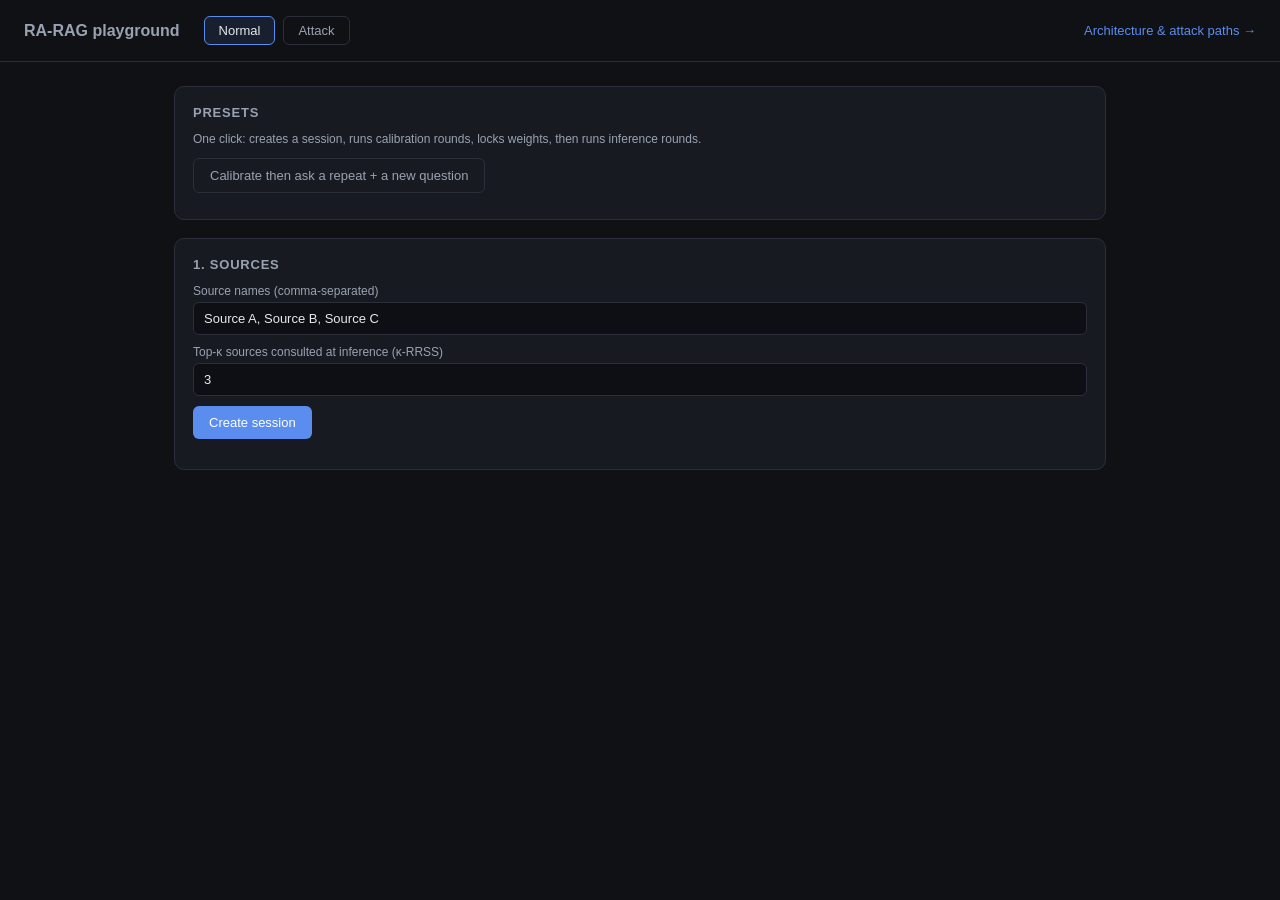
<file: webapp/frontend/index.html>
<!DOCTYPE html>
<html lang="en">
<head>
<meta charset="UTF-8">
<title>RA-RAG playground</title>
<link rel="stylesheet" href="styles.css">
</head>
<body>

<header>
  <h1>RA-RAG playground</h1>
  <nav>
    <button id="tab-btn-normal" class="active">Normal</button>
    <button id="tab-btn-attack">Attack</button>
  </nav>
  <a class="nav-link" href="architecture.html">Architecture &amp; attack paths &rarr;</a>
</header>

<main>

  <!-- ===================== NORMAL TAB ===================== -->
  <section id="tab-normal" class="tab active">

    <div class="panel">
      <h2>Presets</h2>
      <p class="muted">One click: creates a session, runs calibration rounds, locks weights, then runs inference rounds.</p>
      <div id="normal-presets"></div>
    </div>

    <div class="panel" id="normal-setup-panel">
      <h2>1. Sources</h2>
      <label>Source names (comma-separated)</label>
      <input type="text" id="normal-source-names" value="Source A, Source B, Source C">
      <label>Top-&kappa; sources consulted at inference (&kappa;-RRSS)</label>
      <input type="text" id="normal-top-k" value="3">
      <button class="primary" id="normal-create-session">Create session</button>
      <p class="muted" id="normal-session-status"></p>
    </div>

    <div class="panel hidden" id="normal-calibration-panel">
      <h2>2. Calibration (estimation phase — weights are not frozen yet)</h2>
      <p class="muted">Run a few rounds so reliability can be estimated, same as <code>multi_source_weight_est</code>.</p>
      <label>Query</label>
      <input type="text" id="normal-cal-query" placeholder="e.g. what is the capital of France">
      <div id="normal-cal-contexts"></div>
      <button class="primary" id="normal-add-calibration">Add calibration round</button>
      <h3 style="font-size:12px;color:var(--muted);margin-top:16px;">Live weight preview (not frozen)</h3>
      <div id="normal-cal-weights"></div>
      <table>
        <thead><tr><th>#</th><th>Query</th><th>Per-source answers</th></tr></thead>
        <tbody id="normal-cal-history"></tbody>
      </table>
      <button class="primary" id="normal-lock">Lock weights &rarr; move to inference</button>
    </div>

    <div class="panel hidden" id="normal-inference-panel">
      <h2>3. Inference (weights frozen — only top-&kappa; sources consulted per query)</h2>
      <div id="normal-frozen-weights"></div>
      <label>Query</label>
      <input type="text" id="normal-inf-query" placeholder="e.g. what is the capital of France">
      <div id="normal-inf-contexts"></div>
      <button class="primary" id="normal-run-inference">Run inference round</button>
      <table>
        <thead><tr><th>#</th><th>Query</th><th>Sources consulted (top-&kappa;)</th><th>Answers</th><th>Consensus (WMV)</th></tr></thead>
        <tbody id="normal-inf-history"></tbody>
      </table>
    </div>

  </section>

  <!-- ===================== ATTACK TAB ===================== -->
  <section id="tab-attack" class="tab">

    <div class="panel">
      <h2>Presets</h2>
      <p class="muted">One click: builds trust during calibration, locks weights, then betrays during inference.</p>
      <div id="attack-presets"></div>
    </div>

    <div class="panel" id="attack-setup-panel">
      <h2>1. Sources (build-then-betray)</h2>
      <label>Honest source names (comma-separated)</label>
      <input type="text" id="attack-source-names" value="Source A, Source B">
      <label>Adversary source name(s) — comma-separated, all behave identically (colluding sources)</label>
      <input type="text" id="attack-adv-name" value="Adversary">
      <label>Top-&kappa; sources consulted at inference (&kappa;-RRSS) — lower this to see low-reliability sources filtered out entirely</label>
      <input type="text" id="attack-top-k" value="3">
      <button class="primary" id="attack-create-session">Create session</button>
      <p class="muted" id="attack-session-status"></p>
    </div>

    <div class="panel hidden" id="attack-calibration-panel">
      <h2>2. Calibration (build trust — weights not frozen yet)</h2>
      <label>Query</label>
      <input type="text" id="attack-cal-query" placeholder="e.g. what is the capital of France">
      <div id="attack-cal-contexts"></div>
      <div class="source-block">
        <div class="name"><span id="attack-adv-label-cal">Adversary</span><span class="badge adv">adversarial</span></div>
        <label>Adversary behaviour this round</label>
        <select id="attack-adv-mode-cal">
          <option value="honest">Honest — real answer (context below)</option>
          <option value="mimic">Mimic a known-correct answer (agree-to-build-trust)</option>
        </select>
        <div id="attack-adv-context-wrap-cal">
          <label>Adversary's context (grounds the answer — AlignScore filters ungrounded answers to "I don't know", same as the paper)</label>
          <textarea id="attack-adv-context-cal"></textarea>
        </div>
        <div id="attack-adv-answer-wrap-cal" class="hidden">
          <label>Answer to mimic (the known-correct answer for this query — still needs a supporting context above to pass grounding)</label>
          <input type="text" id="attack-adv-answer-cal" placeholder="e.g. paris">
        </div>
      </div>
      <button class="primary" id="attack-add-calibration">Add calibration round</button>
      <h3 style="font-size:12px;color:var(--muted);margin-top:16px;">Live weight preview (not frozen)</h3>
      <div id="attack-cal-weights"></div>
      <table>
        <thead><tr><th>#</th><th>Query</th><th>Per-source answers</th></tr></thead>
        <tbody id="attack-cal-history"></tbody>
      </table>
      <button class="primary" id="attack-lock">Lock weights &rarr; move to inference</button>
    </div>

    <div class="panel hidden" id="attack-inference-panel">
      <h2>3. Inference (weights frozen — betray here)</h2>
      <div id="attack-frozen-weights"></div>
      <label>Query</label>
      <input type="text" id="attack-inf-query" placeholder="e.g. what is the capital of France">
      <div id="attack-inf-contexts"></div>
      <div class="source-block">
        <div class="name"><span id="attack-adv-label-inf">Adversary</span><span class="badge adv">adversarial</span></div>
        <label>Adversary behaviour this round</label>
        <select id="attack-adv-mode-inf">
          <option value="honest">Honest — real answer (context below)</option>
          <option value="payload">Betray — force a specific payload answer</option>
        </select>
        <div id="attack-adv-context-wrap-inf">
          <label>Adversary's context (used when "honest")</label>
          <textarea id="attack-adv-context-inf"></textarea>
        </div>
        <div id="attack-adv-payload-wrap-inf" class="hidden">
          <label>Payload answer to inject</label>
          <input type="text" id="attack-adv-payload-inf" placeholder="e.g. berlin">
        </div>
      </div>
      <button class="primary" id="attack-run-inference">Run inference round</button>
    </div>

    <div id="attack-result-banner" class="result-banner"></div>

    <div class="panel hidden" id="attack-history-panel">
      <h2>Inference round history</h2>
      <table>
        <thead><tr><th>#</th><th>Query</th><th>Sources consulted (top-&kappa;)</th><th>Answers</th><th>Consensus (WMV)</th></tr></thead>
        <tbody id="attack-inf-history"></tbody>
      </table>
    </div>

  </section>

</main>

<script src="app.js"></script>
</body>
</html>
</file>
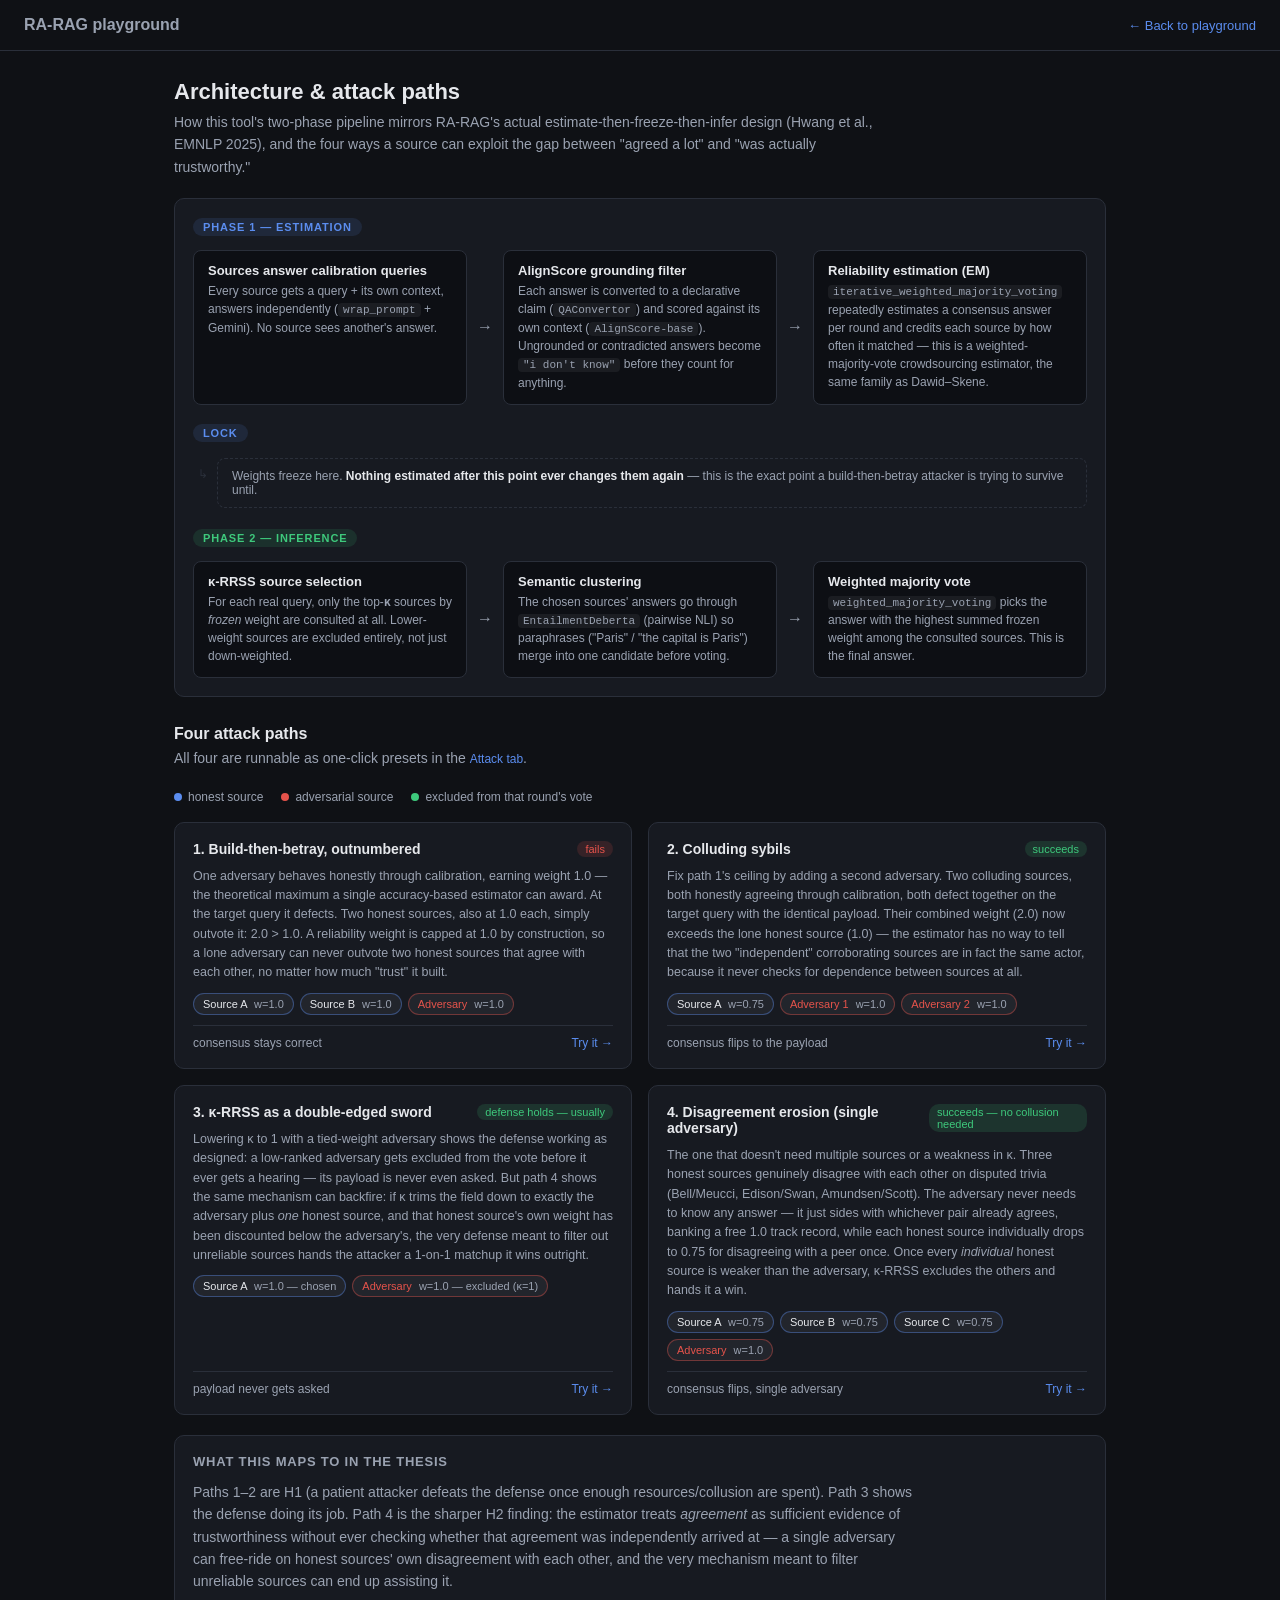
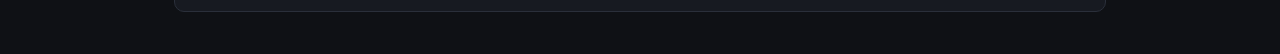
<file: webapp/frontend/architecture.html>
<!DOCTYPE html>
<html lang="en">
<head>
<meta charset="UTF-8">
<title>RA-RAG — architecture &amp; attack paths</title>
<link rel="stylesheet" href="styles.css">
<link rel="stylesheet" href="architecture.css">
</head>
<body>

<header>
  <h1>RA-RAG playground</h1>
  <a class="nav-link" href="index.html">&larr; Back to playground</a>
</header>

<main>

  <h2 style="font-size:22px; color:var(--text); margin: 4px 0 6px 0;">Architecture &amp; attack paths</h2>
  <p class="subtitle">
    How this tool's two-phase pipeline mirrors RA-RAG's actual estimate-then-freeze-then-infer design
    (Hwang et al., EMNLP 2025), and the four ways a source can exploit the gap between "agreed a lot"
    and "was actually trustworthy."
  </p>

  <!-- ===================== PIPELINE ===================== -->
  <div class="panel">
    <span class="phase-label estimation">Phase 1 — Estimation</span>
    <div class="flow">
      <div class="flow-step">
        <div class="step-title">Sources answer calibration queries</div>
        <div class="step-desc">Every source gets a query + its own context, answers independently (<code>wrap_prompt</code> + Gemini). No source sees another's answer.</div>
      </div>
      <div class="flow-arrow"></div>
      <div class="flow-step">
        <div class="step-title">AlignScore grounding filter</div>
        <div class="step-desc">Each answer is converted to a declarative claim (<code>QAConvertor</code>) and scored against its own context (<code>AlignScore-base</code>). Ungrounded or contradicted answers become <code>"i don't know"</code> before they count for anything.</div>
      </div>
      <div class="flow-arrow"></div>
      <div class="flow-step">
        <div class="step-title">Reliability estimation (EM)</div>
        <div class="step-desc"><code>iterative_weighted_majority_voting</code> repeatedly estimates a consensus answer per round and credits each source by how often it matched — this is a weighted-majority-vote crowdsourcing estimator, the same family as Dawid–Skene.</div>
      </div>
    </div>

    <div style="height:18px;"></div>

    <span class="phase-label estimation">Lock</span>
    <div class="flow-branch">
      Weights freeze here. <strong>Nothing estimated after this point ever changes them again</strong> — this is
      the exact point a build-then-betray attacker is trying to survive until.
    </div>

    <div style="height:18px;"></div>

    <span class="phase-label inference">Phase 2 — Inference</span>
    <div class="flow">
      <div class="flow-step">
        <div class="step-title">κ-RRSS source selection</div>
        <div class="step-desc">For each real query, only the top-<strong>κ</strong> sources by <em>frozen</em> weight are consulted at all. Lower-weight sources are excluded entirely, not just down-weighted.</div>
      </div>
      <div class="flow-arrow"></div>
      <div class="flow-step">
        <div class="step-title">Semantic clustering</div>
        <div class="step-desc">The chosen sources' answers go through <code>EntailmentDeberta</code> (pairwise NLI) so paraphrases ("Paris" / "the capital is Paris") merge into one candidate before voting.</div>
      </div>
      <div class="flow-arrow"></div>
      <div class="flow-step">
        <div class="step-title">Weighted majority vote</div>
        <div class="step-desc"><code>weighted_majority_voting</code> picks the answer with the highest summed frozen weight among the consulted sources. This is the final answer.</div>
      </div>
    </div>
  </div>

  <!-- ===================== ATTACK PATHS ===================== -->
  <h2 style="font-size:16px; color:var(--text); margin: 28px 0 4px 0;">Four attack paths</h2>
  <p class="subtitle">All four are runnable as one-click presets in the <a class="try-link" href="index.html">Attack tab</a>.</p>

  <div class="legend">
    <span><span class="dot honest"></span>honest source</span>
    <span><span class="dot adv"></span>adversarial source</span>
    <span><span class="dot good"></span>excluded from that round's vote</span>
  </div>

  <div class="cards">

    <div class="attack-card">
      <div class="card-head">
        <h3>1. Build-then-betray, outnumbered</h3>
        <span class="pill fail">fails</span>
      </div>
      <p>
        One adversary behaves honestly through calibration, earning weight 1.0 — the theoretical maximum a
        single accuracy-based estimator can award. At the target query it defects. Two honest sources, also
        at 1.0 each, simply outvote it: 2.0 &gt; 1.0. A reliability weight is capped at 1.0 by construction,
        so a lone adversary can never outvote two honest sources that agree with each other, no matter how
        much "trust" it built.
      </p>
      <div class="source-chips">
        <span class="chip honest">Source A <span class="w">w=1.0</span></span>
        <span class="chip honest">Source B <span class="w">w=1.0</span></span>
        <span class="chip adv">Adversary <span class="w">w=1.0</span></span>
      </div>
      <div class="card-footer">
        <span class="muted">consensus stays correct</span>
        <a class="try-link" href="index.html">Try it &rarr;</a>
      </div>
    </div>

    <div class="attack-card">
      <div class="card-head">
        <h3>2. Colluding sybils</h3>
        <span class="pill ok">succeeds</span>
      </div>
      <p>
        Fix path 1's ceiling by adding a second adversary. Two colluding sources, both honestly agreeing
        through calibration, both defect together on the target query with the identical payload. Their
        combined weight (2.0) now exceeds the lone honest source (1.0) — the estimator has no way to tell
        that the two "independent" corroborating sources are in fact the same actor, because it never checks
        for dependence between sources at all.
      </p>
      <div class="source-chips">
        <span class="chip honest">Source A <span class="w">w=0.75</span></span>
        <span class="chip adv">Adversary 1 <span class="w">w=1.0</span></span>
        <span class="chip adv">Adversary 2 <span class="w">w=1.0</span></span>
      </div>
      <div class="card-footer">
        <span class="muted">consensus flips to the payload</span>
        <a class="try-link" href="index.html">Try it &rarr;</a>
      </div>
    </div>

    <div class="attack-card">
      <div class="card-head">
        <h3>3. κ-RRSS as a double-edged sword</h3>
        <span class="pill ok">defense holds — usually</span>
      </div>
      <p>
        Lowering κ to 1 with a tied-weight adversary shows the defense working as designed: a low-ranked
        adversary gets excluded from the vote before it ever gets a hearing — its payload is never even asked.
        But path 4 shows the same mechanism can backfire: if κ trims the field down to exactly the adversary
        plus <em>one</em> honest source, and that honest source's own weight has been discounted below the
        adversary's, the very defense meant to filter out unreliable sources hands the attacker a 1-on-1
        matchup it wins outright.
      </p>
      <div class="source-chips">
        <span class="chip honest">Source A <span class="w">w=1.0 — chosen</span></span>
        <span class="chip adv">Adversary <span class="w">w=1.0 — excluded (&kappa;=1)</span></span>
      </div>
      <div class="card-footer">
        <span class="muted">payload never gets asked</span>
        <a class="try-link" href="index.html">Try it &rarr;</a>
      </div>
    </div>

    <div class="attack-card">
      <div class="card-head">
        <h3>4. Disagreement erosion (single adversary)</h3>
        <span class="pill ok">succeeds — no collusion needed</span>
      </div>
      <p>
        The one that doesn't need multiple sources or a weakness in κ. Three honest sources genuinely
        disagree with each other on disputed trivia (Bell/Meucci, Edison/Swan, Amundsen/Scott). The
        adversary never needs to know any answer — it just sides with whichever pair already agrees,
        banking a free 1.0 track record, while each honest source individually drops to 0.75 for
        disagreeing with a peer once. Once every <em>individual</em> honest source is weaker than the
        adversary, κ-RRSS excludes the others and hands it a win.
      </p>
      <div class="source-chips">
        <span class="chip honest">Source A <span class="w">w=0.75</span></span>
        <span class="chip honest">Source B <span class="w">w=0.75</span></span>
        <span class="chip honest">Source C <span class="w">w=0.75</span></span>
        <span class="chip adv">Adversary <span class="w">w=1.0</span></span>
      </div>
      <div class="card-footer">
        <span class="muted">consensus flips, single adversary</span>
        <a class="try-link" href="index.html">Try it &rarr;</a>
      </div>
    </div>

  </div>

  <div class="panel" style="margin-top:20px;">
    <h2>What this maps to in the thesis</h2>
    <p class="subtitle" style="margin-bottom:0;">
      Paths 1&ndash;2 are H1 (a patient attacker defeats the defense once enough resources/collusion are spent).
      Path 3 shows the defense doing its job. Path 4 is the sharper H2 finding: the estimator treats
      <em>agreement</em> as sufficient evidence of trustworthiness without ever checking whether that
      agreement was independently arrived at &mdash; a single adversary can free-ride on honest sources'
      own disagreement with each other, and the very mechanism meant to filter unreliable sources can end
      up assisting it.
    </p>
  </div>

</main>

</body>
</html>
</file>
<file: webapp/frontend/styles.css>
:root {
  --bg: #0f1115;
  --panel: #171a21;
  --border: #2a2f3a;
  --text: #e6e8ec;
  --muted: #9aa2b1;
  --accent: #5b8def;
  --good: #3ec97c;
  --bad: #e5534b;
  font-family: -apple-system, "Segoe UI", sans-serif;
}

* { box-sizing: border-box; }

body {
  margin: 0;
  background: var(--bg);
  color: var(--text);
}

header {
  padding: 16px 24px;
  border-bottom: 1px solid var(--border);
  display: flex;
  align-items: center;
  gap: 24px;
}

.nav-link {
  margin-left: auto;
  color: var(--accent);
  text-decoration: none;
  font-size: 13px;
}
.nav-link:hover { text-decoration: underline; }

header h1 { font-size: 16px; margin: 0; color: var(--muted); font-weight: 600; }

nav { display: flex; gap: 8px; }

nav button {
  background: none;
  border: 1px solid var(--border);
  color: var(--muted);
  padding: 6px 14px;
  border-radius: 6px;
  cursor: pointer;
  font-size: 13px;
}

nav button.active {
  color: var(--text);
  border-color: var(--accent);
  background: rgba(91, 141, 239, 0.12);
}

main {
  max-width: 980px;
  margin: 0 auto;
  padding: 24px;
}

.tab { display: none; }
.tab.active { display: block; }

.panel {
  background: var(--panel);
  border: 1px solid var(--border);
  border-radius: 10px;
  padding: 18px;
  margin-bottom: 18px;
}

.panel h2 {
  font-size: 13px;
  text-transform: uppercase;
  letter-spacing: 0.06em;
  color: var(--muted);
  margin: 0 0 12px 0;
}

label { display: block; font-size: 12px; color: var(--muted); margin-bottom: 4px; }

input[type=text], textarea, select {
  width: 100%;
  background: #0d0f14;
  border: 1px solid var(--border);
  color: var(--text);
  border-radius: 6px;
  padding: 8px 10px;
  font-size: 13px;
  font-family: inherit;
  margin-bottom: 10px;
}

textarea { min-height: 60px; resize: vertical; }

button.primary {
  background: var(--accent);
  color: white;
  border: none;
  border-radius: 6px;
  padding: 9px 16px;
  font-size: 13px;
  cursor: pointer;
}

button.primary:disabled { opacity: 0.5; cursor: not-allowed; }

button.ghost {
  background: none;
  border: 1px solid var(--border);
  color: var(--muted);
  border-radius: 6px;
  padding: 9px 16px;
  font-size: 13px;
  cursor: pointer;
}

.source-block {
  border: 1px solid var(--border);
  border-radius: 8px;
  padding: 10px;
  margin-bottom: 10px;
}

.source-block .name {
  font-size: 12px;
  font-weight: 600;
  margin-bottom: 6px;
  display: flex;
  justify-content: space-between;
  align-items: center;
}

.badge {
  font-size: 10px;
  padding: 2px 6px;
  border-radius: 10px;
  background: rgba(255,255,255,0.06);
  color: var(--muted);
}

.badge.adv { background: rgba(229, 83, 75, 0.15); color: var(--bad); }

.weight-row {
  display: flex;
  align-items: center;
  gap: 10px;
  margin-bottom: 8px;
  font-size: 12px;
}

.weight-name { width: 130px; flex-shrink: 0; color: var(--muted); }

.weight-bar-bg {
  flex: 1;
  height: 8px;
  background: #0d0f14;
  border-radius: 4px;
  overflow: hidden;
}

.weight-bar-fill {
  height: 100%;
  background: var(--accent);
  transition: width 0.3s ease;
}

.weight-bar-fill.adv { background: var(--bad); }

.weight-val { width: 46px; text-align: right; color: var(--text); font-variant-numeric: tabular-nums; }

table { width: 100%; border-collapse: collapse; font-size: 12px; }
th, td { text-align: left; padding: 8px 10px; border-bottom: 1px solid var(--border); }
th { color: var(--muted); font-weight: 500; }

.pill { padding: 2px 8px; border-radius: 10px; font-size: 11px; }
.pill.ok { background: rgba(62, 201, 124, 0.15); color: var(--good); }
.pill.fail { background: rgba(229, 83, 75, 0.15); color: var(--bad); }

.result-banner {
  padding: 12px 16px;
  border-radius: 8px;
  font-size: 13px;
  margin-bottom: 16px;
  display: none;
}
.result-banner.ok { display: block; background: rgba(62, 201, 124, 0.12); color: var(--good); border: 1px solid rgba(62, 201, 124, 0.3); }
.result-banner.fail { display: block; background: rgba(229, 83, 75, 0.12); color: var(--bad); border: 1px solid rgba(229, 83, 75, 0.3); }

.muted { color: var(--muted); font-size: 12px; }
.row { display: flex; gap: 10px; }
.row > * { flex: 1; }
.hidden { display: none !important; }
</file>
<file: webapp/frontend/architecture.css>
.subtitle {
  color: var(--muted);
  font-size: 14px;
  line-height: 1.6;
  margin: 0 0 20px 0;
  max-width: 720px;
}

.phase-label {
  display: inline-block;
  font-size: 11px;
  text-transform: uppercase;
  letter-spacing: 0.08em;
  font-weight: 700;
  padding: 3px 10px;
  border-radius: 10px;
  margin-bottom: 14px;
}
.phase-label.estimation { color: var(--accent); background: rgba(91, 141, 239, 0.12); }
.phase-label.inference { color: var(--good); background: rgba(62, 201, 124, 0.12); }

.flow {
  display: flex;
  flex-direction: column;
  align-items: stretch;
  gap: 4px;
}

.flow-step {
  background: #0d0f14;
  border: 1px solid var(--border);
  border-radius: 8px;
  padding: 12px 14px;
}

.flow-step .step-title {
  font-size: 13px;
  font-weight: 600;
  color: var(--text);
  margin-bottom: 4px;
}

.flow-step .step-desc {
  font-size: 12px;
  color: var(--muted);
  line-height: 1.5;
}

.flow-step code {
  background: rgba(255,255,255,0.06);
  padding: 1px 5px;
  border-radius: 4px;
  font-size: 11px;
}

.flow-arrow {
  align-self: center;
  color: var(--muted);
  font-size: 16px;
  line-height: 1;
  padding: 2px 0;
}
.flow-arrow::before { content: "↓"; }

.flow-branch {
  border: 1px dashed var(--border);
  border-radius: 8px;
  padding: 10px 14px;
  margin: 2px 0 2px 24px;
  font-size: 12px;
  color: var(--muted);
  position: relative;
}
.flow-branch::before {
  content: "↳";
  position: absolute;
  left: -20px;
  top: 8px;
  color: var(--border);
}
.flow-branch strong { color: var(--text); }

@media (min-width: 860px) {
  .flow { flex-direction: row; align-items: stretch; }
  .flow-step { flex: 1; }
  .flow-arrow { padding: 0 6px; }
  .flow-arrow::before { content: "→"; }
}

.cards {
  display: grid;
  grid-template-columns: 1fr;
  gap: 16px;
}
@media (min-width: 760px) {
  .cards { grid-template-columns: 1fr 1fr; }
}

.attack-card {
  background: var(--panel);
  border: 1px solid var(--border);
  border-radius: 10px;
  padding: 18px;
  display: flex;
  flex-direction: column;
  gap: 10px;
}

.attack-card .card-head {
  display: flex;
  justify-content: space-between;
  align-items: flex-start;
  gap: 10px;
}

.attack-card h3 {
  font-size: 14px;
  margin: 0;
  color: var(--text);
}

.attack-card p {
  font-size: 12.5px;
  color: var(--muted);
  line-height: 1.55;
  margin: 0;
}

.source-chips {
  display: flex;
  flex-wrap: wrap;
  gap: 6px;
}

.chip {
  font-size: 11px;
  padding: 4px 9px;
  border-radius: 12px;
  background: rgba(255,255,255,0.05);
  border: 1px solid var(--border);
  color: var(--text);
  white-space: nowrap;
}
.chip.honest { border-color: rgba(91, 141, 239, 0.4); }
.chip.adv { border-color: rgba(229, 83, 75, 0.4); color: var(--bad); }
.chip .w { color: var(--muted); font-variant-numeric: tabular-nums; margin-left: 4px; }

.card-footer {
  margin-top: auto;
  display: flex;
  justify-content: space-between;
  align-items: center;
  padding-top: 10px;
  border-top: 1px solid var(--border);
}

.try-link {
  font-size: 12px;
  color: var(--accent);
  text-decoration: none;
}
.try-link:hover { text-decoration: underline; }

.legend {
  display: flex;
  gap: 18px;
  flex-wrap: wrap;
  font-size: 12px;
  color: var(--muted);
  margin-bottom: 18px;
}
.legend .dot {
  display: inline-block;
  width: 8px;
  height: 8px;
  border-radius: 50%;
  margin-right: 6px;
}
.legend .dot.honest { background: var(--accent); }
.legend .dot.adv { background: var(--bad); }
.legend .dot.good { background: var(--good); }
</file>
